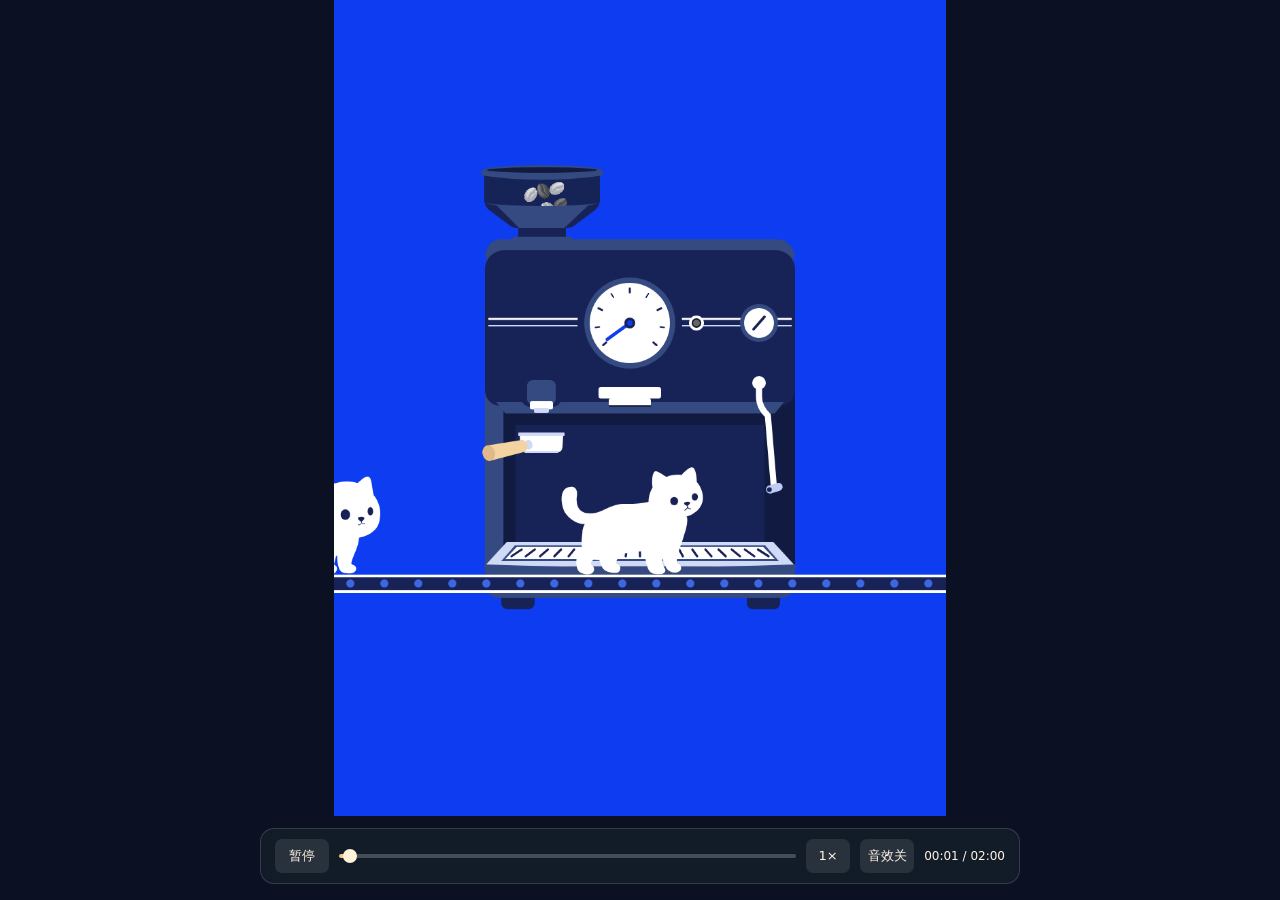
<file: index.html>
<!doctype html>
<html lang="zh-CN">
<head>
  <meta charset="utf-8">
  <meta name="viewport" content="width=device-width, initial-scale=1">
  <meta name="theme-color" content="#0E3CF1">
  <title>小猫加工厂</title>
  <link rel="stylesheet" href="style.css">
</head>
<body>
  <main id="stage" aria-label="小猫加工厂，空格暂停或继续，R 键重新播放"></main>
  <div id="play-controls" class="playback" role="group" aria-label="动画播放控制">
    <button id="play-toggle" type="button" disabled>暂停</button>
    <input id="play-progress" type="range" min="0" max="120" step="0.05" value="0" aria-label="动画进度" disabled>
    <button id="play-speed" type="button" aria-label="播放速度 1 倍，点击切换" title="切换倍速：0.5 / 1 / 1.5 / 2 / 3" disabled>1×</button>
    <button id="play-sound" type="button" aria-pressed="false" aria-label="开启音效">音效关</button>
    <output id="play-time" for="play-progress" aria-live="off">00:00 / 02:00</output>
  </div>
  <img id="coffee-bean-art" src="assets/coffee-bean.png" hidden alt="">
  <noscript>请启用 JavaScript 观看小猫加工厂。</noscript>
  <script src="vendor/p5.min.js"></script>
  <script src="timeline.js"></script>
  <script src="cat.js"></script>
  <script src="assets/audio/clips.js"></script>
  <script src="sound.js"></script>
  <script src="scene.js"></script>
</body>
</html>
</file>
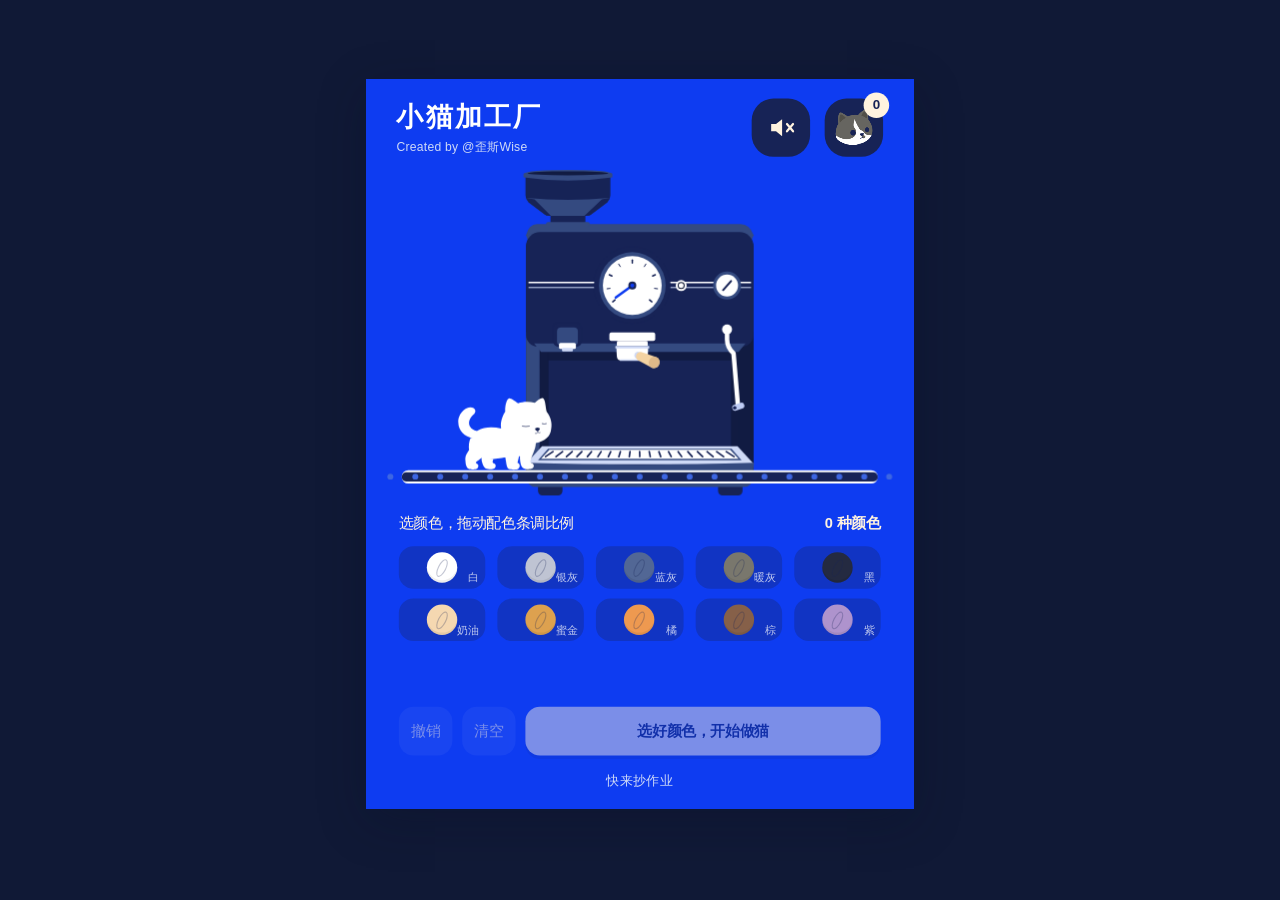
<file: 游戏/index.html>
<!doctype html>
<html lang="zh-CN">
<head>
  <meta charset="utf-8">
  <meta name="viewport" content="width=device-width, initial-scale=1, viewport-fit=cover">
  <meta name="theme-color" content="#0E3CF1">
  <title>小猫加工厂 · 调一只你的猫</title>
  <link rel="stylesheet" href="style.css">
</head>
<body>
  <main id="game-shell">
    <div id="factory-viewport"><section id="factory" aria-label="小猫加工厂">
      <canvas id="factory-art" width="900" height="1200" aria-label="咖啡机与等待加工的白猫"></canvas>
      <header class="game-header">
        <div><h1>小猫加工厂</h1><p class="author-credit">Created by @歪斯Wise</p></div>
        <button id="collection-open" class="collection-button" aria-label="打开猫咪收藏夹">
          <canvas id="collection-face" width="144" height="144" aria-hidden="true"></canvas>
          <span id="collection-count">0</span>
        </button>
      </header>
      <button id="audio" class="game-audio" aria-pressed="false" aria-label="开启游戏音效">
        <svg viewBox="0 0 24 24" aria-hidden="true" focusable="false"><path d="M4 9h4l5-4v14l-5-4H4Z" fill="currentColor"/><g fill="none" stroke="currentColor" stroke-width="1.8" stroke-linecap="round"><path class="audio-on" d="M16 8a6 6 0 0 1 0 8M19 5a10 10 0 0 1 0 14"/><path class="audio-off" d="m17 9 5 6m0-6-5 6"/></g></svg>
      </button>
      <section id="mix-panel" class="mix-panel" aria-label="豆子色盘">
        <div class="mix-heading"><span id="mix-label">选颜色，拖动配色条调比例</span><strong id="bean-count">0 种颜色</strong></div>
        <div id="palette" class="palette"></div>
        <div id="ratio-controls" class="ratio-controls" aria-label="颜色比例"></div>
        <div class="mix-actions"><button id="undo" class="quiet">撤销</button><button id="clear" class="quiet">清空</button><button id="start" class="primary" disabled>选好颜色，开始做猫</button></div>
        <div class="recipe-links"><button id="recipes-open" class="recipe-tip">快来抄作业</button></div>
      </section>
      <section id="making-panel" class="making-panel" hidden>
        <div id="batch-colors" class="batch-colors"></div>
        <button id="result-open" class="primary" hidden>查看猫卡</button>
        <button id="next-batch" class="quiet" hidden>再做一只</button>
      </section>

  <section id="recipes-modal" class="overlay" role="dialog" aria-modal="true" aria-labelledby="recipes-title" hidden>
    <div class="collection-sheet"><header><div><h2 id="recipes-title">配方本</h2></div><button id="recipes-close" class="close" aria-label="关闭配方本">×</button></header>
    <div id="recipe-list" class="recipe-list"></div></div>
  </section>
  <section id="collection" class="overlay" role="dialog" aria-modal="true" aria-labelledby="collection-title" hidden>
    <div class="collection-sheet"><header><div><h2 id="collection-title">猫咪收藏夹</h2></div><button id="collection-close" class="close" aria-label="关闭收藏夹">×</button></header>
      <p id="collection-summary"></p><div id="puck-grid" class="puck-grid"></div><p id="empty-collection">还没有猫饼。<br>调好第一杯颜色，就能带一只回家。</p>
      <nav class="page-nav" aria-label="收藏翻页"><button id="prev-page" class="quiet">上一页</button><span id="page-label">1 / 1</span><button id="next-page" class="quiet">下一页</button></nav>
      <button id="retry-storage" class="quiet" hidden>重试保存收藏</button>
      <p id="storage-note" class="storage-note" hidden></p>
    </div>
  </section>
  <section id="card-modal" class="overlay card-overlay" role="dialog" aria-modal="true" aria-labelledby="card-heading" hidden>
    <div class="card-sheet"><h2 id="card-heading" class="visually-hidden">你的新朋友</h2>
      <div class="card-frame"><canvas id="cat-card" width="900" height="1200" aria-label="猫咪收藏卡"></canvas><button id="card-close" class="close" aria-label="关闭猫卡">×</button></div>
      <div class="card-actions"><button id="save-card" class="primary">保存猫卡</button><button id="card-next" class="secondary">再做一只</button></div>
      <p id="save-status" aria-live="polite"></p>
    </div>
  </section>
    </section></div>
    <div id="game-controls" class="playback" hidden role="group" aria-label="制作过程播放控制">
      <button id="pause" disabled>暂停</button><input id="progress" type="range" min="0" max="8" step="0.01" value="0" aria-label="制作进度" disabled>
      <button id="replay" disabled>重播</button><button id="speed">1×</button><output id="clock">00:00 / 00:08</output>
    </div>
  </main>
  <div id="toast" role="status" aria-live="polite"></div>
  <img id="coffee-bean-art" src="../assets/coffee-bean.png" alt="" hidden>
  <script src="../timeline.js"></script><script src="rules.js"></script><script src="custom-art.js"></script><script src="../cat.js"></script>
  <script src="../assets/audio/clips.js"></script><script src="../sound.js"></script><script src="../scene.js"></script>
  <script src="storage.js"></script><script src="collection-motion.js"></script><script src="game.js"></script>
</body>
</html>
</file>
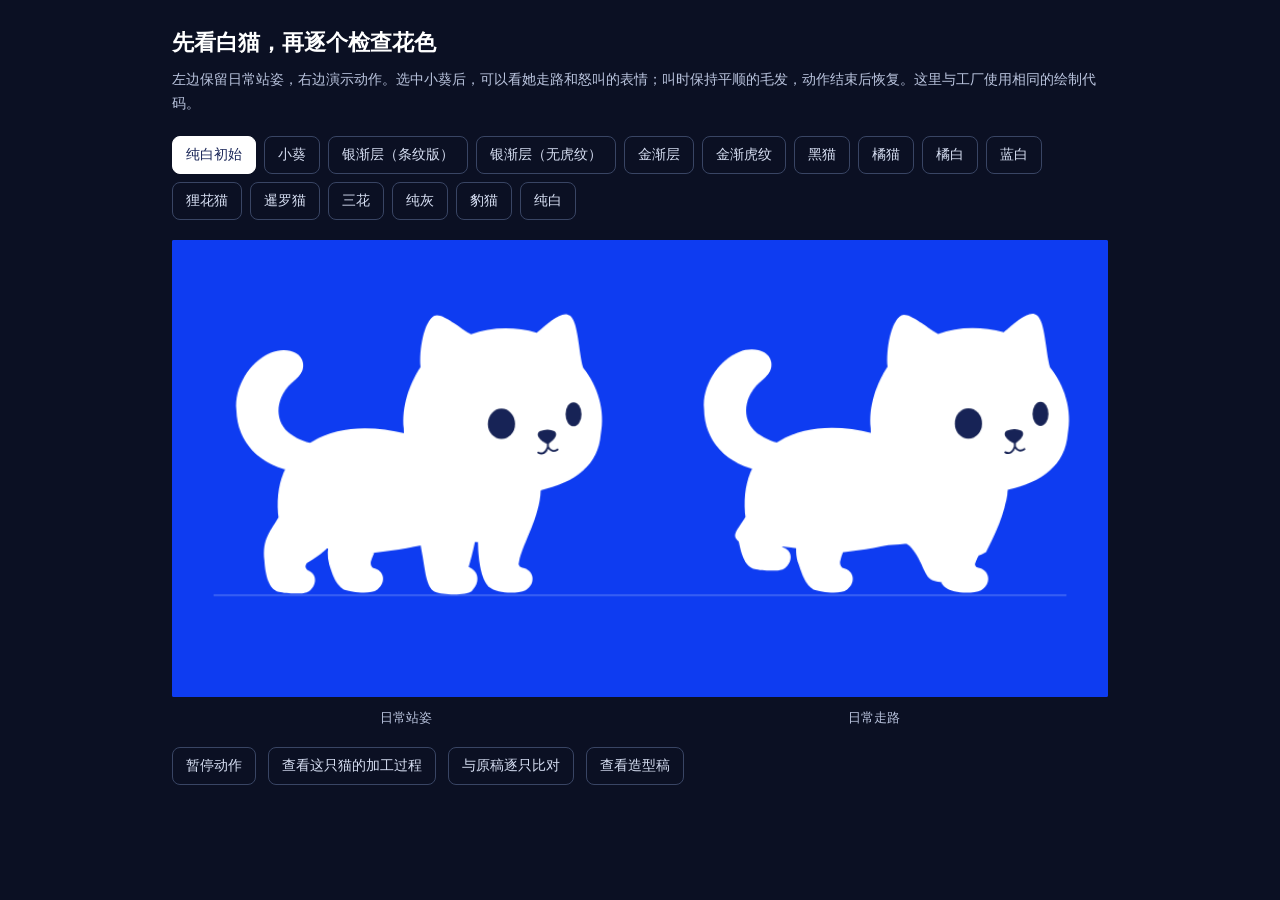
<file: cat-review.html>
<!doctype html>
<html lang="zh-CN">
<head>
<meta charset="utf-8">
<meta name="viewport" content="width=device-width, initial-scale=1">
<title>小猫形态检查</title>
<style>
*{box-sizing:border-box}body{margin:0;background:#0b1023;color:#fff;font-family:system-ui,sans-serif}main{max-width:980px;margin:auto;padding:28px 22px}h1{font-size:22px;font-weight:600;margin:0 0 10px}p{color:#bbc5df;font-size:14px;line-height:1.7;margin:8px 0 18px}nav{display:flex;flex-wrap:wrap;gap:8px;margin:20px 0}button,a{font:inherit;font-size:14px;border:1px solid #394564;border-radius:8px;padding:9px 13px;color:#d6def2;background:transparent;text-decoration:none;cursor:pointer}button[aria-pressed="true"]{background:#fff;color:#172356;border-color:#fff}canvas{display:block;width:100%;height:auto;background:#0e3cf1;border-radius:2px}footer{display:flex;gap:12px;margin-top:20px;flex-wrap:wrap}.legend{display:flex;justify-content:space-around;color:#bbc5df;font-size:13px;margin:12px 0}a:hover,button:hover{border-color:#bacbff}button:focus-visible,a:focus-visible{outline:2px solid white;outline-offset:3px}
</style>
<style>[hidden]{display:none!important}#actions{margin:0 0 16px}</style>
</head>
<body>
<main>
<h1>先看白猫，再逐个检查花色</h1>
<p>左边保留日常站姿，右边演示动作。选中小葵后，可以看她走路和怒叫的表情；叫时保持平顺的毛发，动作结束后恢复。这里与工厂使用相同的绘制代码。</p>
<nav id="choices" aria-label="选择猫咪花色"></nav>
<nav id="actions" aria-label="选择小葵的动作" hidden></nav>
<canvas id="cats" width="900" height="440" role="img" aria-label="白猫站立和行走对照"></canvas>
<div class="legend"><span>日常站姿</span><span id="action-label">日常走路</span></div>
<footer><button id="pause">暂停动作</button><a id="factory-link" href="index.html">查看这只猫的加工过程</a><a id="art-comparison" href="review/逐只比对.html">与原稿逐只比对</a><a id="character-reference" href="美术审核/分镜与造型/圆头造型参考.png">查看造型稿</a></footer>
</main>
<script src="timeline.js"></script><script src="cat.js"></script><script src="cat-review.js"></script>
</body>
</html>
</file>
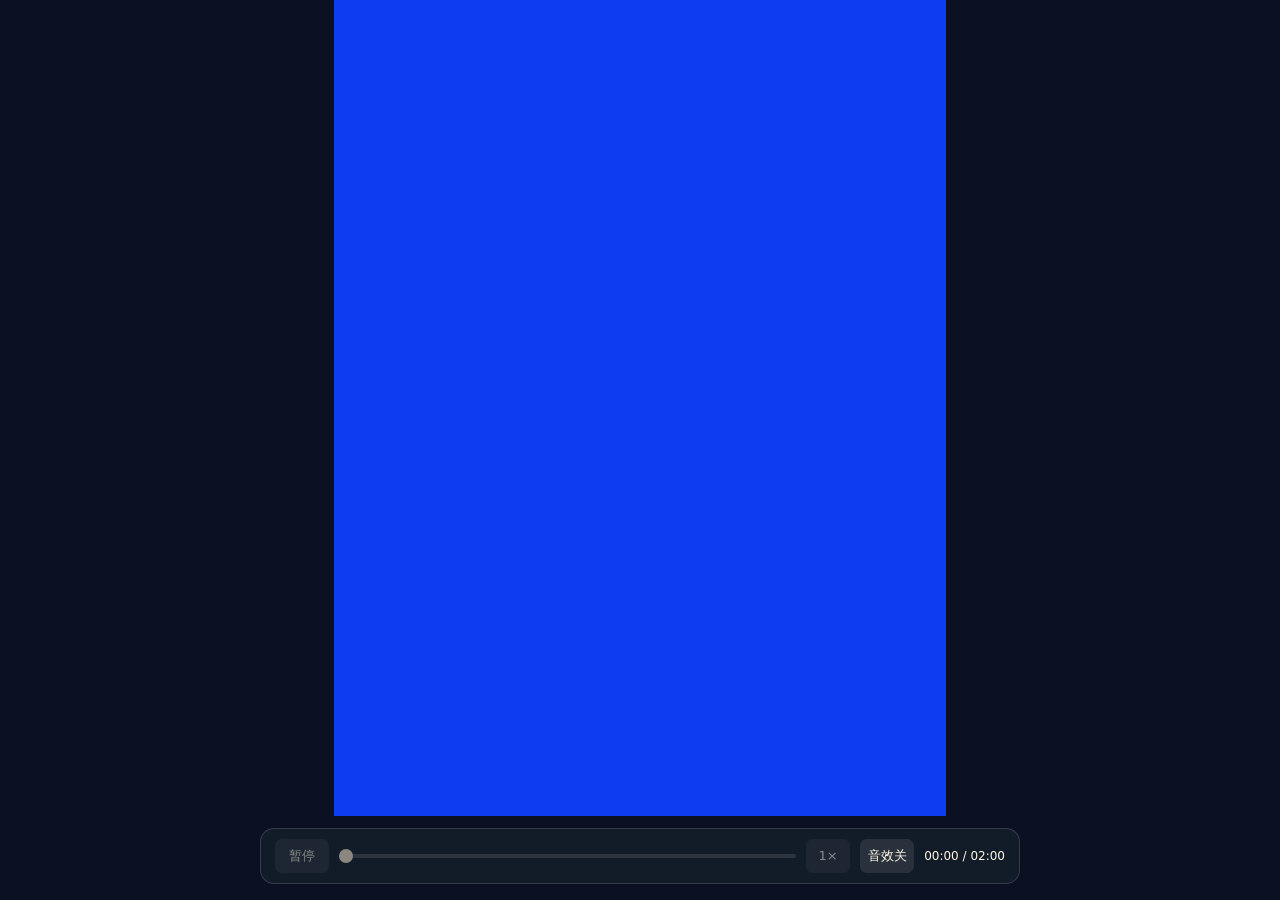
<file: 小葵.html>
<!doctype html>
<html lang="zh-CN">
<head>
  <meta charset="utf-8">
  <meta name="viewport" content="width=device-width,initial-scale=1">
  <meta http-equiv="refresh" content="0;url=index.html?cat=xiaokui">
  <title>小葵 · 小猫加工厂</title>
  <style>body{margin:2rem;background:#0e3cf1;color:white;font-family:system-ui}a{color:inherit}</style>
</head>
<body><a href="index.html?cat=xiaokui">进入小葵的加工过程</a></body>
</html>
</file>
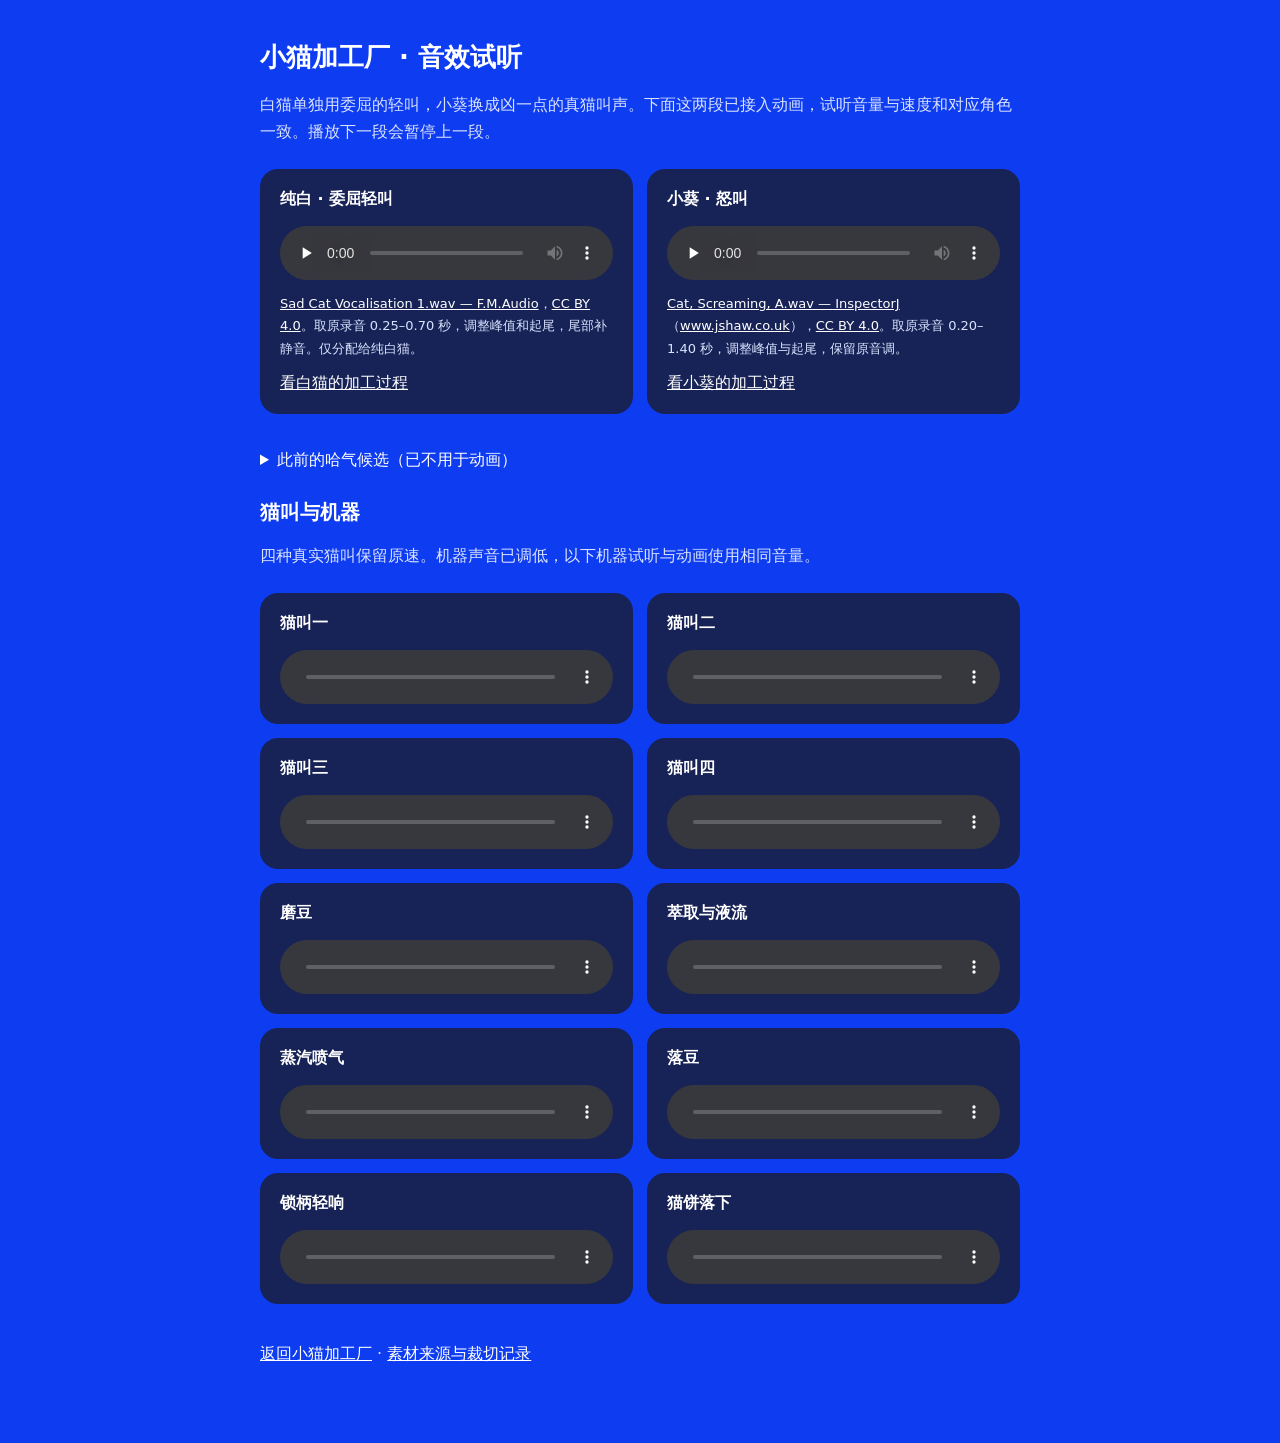
<file: 音效试听.html>
<!doctype html>
<html lang="zh-CN">
<head>
  <meta charset="utf-8">
  <meta name="viewport" content="width=device-width, initial-scale=1">
  <title>小猫加工厂 · 音效试听</title>
  <style>
    :root{color-scheme:dark;font-family:system-ui,sans-serif;background:#0e3cf1;color:white}
    body{max-width:760px;margin:0 auto;padding:40px 24px 60px}h1{font-size:26px;margin:0 0 12px}
    p{line-height:1.7;color:#d9e2ff}a{color:white}.grid{display:grid;grid-template-columns:repeat(2,minmax(0,1fr));gap:14px;margin:24px 0 36px}
    article{background:#172356;padding:20px;border-radius:18px}h2{font-size:20px;margin:28px 0 12px}h3{font-size:16px;margin:0 0 16px}article p{font-size:13px}audio{display:block;width:100%}
    @media(max-width:560px){.grid{grid-template-columns:1fr}body{padding:28px 18px}}
  </style>
</head>
<body>
  <h1>小猫加工厂 · 音效试听</h1>
  <p>白猫单独用委屈的轻叫，小葵换成凶一点的真猫叫声。下面这两段已接入动画，试听音量与速度和对应角色一致。播放下一段会暂停上一段。</p>
  <main>
    <section class="grid" aria-label="白猫与小葵的新叫声">
      <article><h3>纯白 · 委屈轻叫</h3><audio aria-label="白猫委屈轻叫" controls preload="none" src="assets/audio/clips/meow-white.wav" data-gain="0.43" data-pitch="0.98"></audio><p><a href="https://freesound.org/people/F.M.Audio/sounds/583390/">Sad Cat Vocalisation 1.wav — F.M.Audio</a>，<a href="https://creativecommons.org/licenses/by/4.0/">CC BY 4.0</a>。取原录音 0.25–0.70 秒，调整峰值和起尾，尾部补静音。仅分配给纯白猫。</p><a href="index.html?cat=white">看白猫的加工过程</a></article>
      <article><h3>小葵 · 怒叫</h3><audio aria-label="小葵真猫怒叫" controls preload="none" src="assets/audio/clips/angry.wav" data-gain="0.58"></audio><p><a href="https://freesound.org/people/InspectorJ/sounds/415209/">Cat, Screaming, A.wav — InspectorJ</a>（<a href="https://www.jshaw.co.uk/">www.jshaw.co.uk</a>），<a href="https://creativecommons.org/licenses/by/4.0/">CC BY 4.0</a>。取原录音 0.20–1.40 秒，调整峰值与起尾，保留原音调。</p><a href="index.html?cat=xiaokui">看小葵的加工过程</a></article>
    </section>
    <details>
    <summary>此前的哈气候选（已不用于动画）</summary>
    <section class="grid" aria-label="猫哈气候选">
      <article><h3>候选一 · 家猫之间的哈气</h3><audio aria-label="候选一家猫哈气" controls preload="none" src="assets/audio/candidates/hiss-patchy.wav" data-gain="0.68"></audio><p>约 0.85 秒，保留短版完整起尾。<a href="https://freesound.org/people/AUDACITIER/sounds/634663/">AUDACITIER 的短版</a>，<a href="https://creativecommons.org/licenses/by/4.0/">CC BY 4.0</a>；<a href="https://freesound.org/people/patchytherat/sounds/532225/">原录音 patchytherat</a>，CC0。已调整峰值、淡入淡出。</p></article>
      <article><h3>候选二 · 家猫单次哈气</h3><audio aria-label="候选二家猫哈气" controls preload="none" src="assets/audio/candidates/hiss-aunrea.wav" data-gain="0.68"></audio><p>约 0.67 秒，保留完整录音。<a href="https://freesound.org/people/aunrea/sounds/485952/">aunrea 的家猫录音</a>，CC0；此前动画使用过它的短剪。</p></article>
      <article><h3>候选三 · 对玩具哈气</h3><audio aria-label="候选三猫对玩具哈气" controls preload="none" src="assets/audio/candidates/hiss-lucy.wav" data-gain="0.68"></audio><p>3.40 秒的较长段落。<a href="https://freesound.org/people/egovind/sounds/725181/">egovind 录下的猫 Lucy</a>，CC0。取原录音 6.1–9.5 秒，仅供比较，尚未接入动画。</p></article>
      <article><h3>历史版本 · 小葵哈气短剪</h3><audio aria-label="历史小葵哈气短剪" controls preload="none" src="assets/audio/clips/hiss.wav" data-gain="0.68"></audio><p>来自候选二，取 0.04–0.30 秒，尾部补静音。已经由上方怒叫替换。</p></article>
    </section>
    </details>
    <h2>猫叫与机器</h2>
    <p>四种真实猫叫保留原速。机器声音已调低，以下机器试听与动画使用相同音量。</p>
    <section class="grid" aria-label="猫叫与机器音效">
      <article><h3>猫叫一</h3><audio aria-label="猫叫一" controls preload="none" src="assets/audio/clips/meow.wav" data-gain="0.68"></audio></article>
      <article><h3>猫叫二</h3><audio aria-label="猫叫二" controls preload="none" src="assets/audio/clips/meow-soft.wav" data-gain="0.68"></audio></article>
      <article><h3>猫叫三</h3><audio aria-label="猫叫三" controls preload="none" src="assets/audio/clips/meow-bright.wav" data-gain="0.68"></audio></article>
      <article><h3>猫叫四</h3><audio aria-label="猫叫四" controls preload="none" src="assets/audio/clips/meow-low.wav" data-gain="0.68"></audio></article>
      <article><h3>磨豆</h3><audio aria-label="磨豆" controls preload="none" src="assets/audio/clips/grind.wav" data-gain="0.126"></audio></article>
      <article><h3>萃取与液流</h3><audio aria-label="萃取与液流" controls preload="none" src="assets/audio/clips/brew.wav" data-gain="0.108"></audio></article>
      <article><h3>蒸汽喷气</h3><audio aria-label="蒸汽喷气" controls preload="none" src="assets/audio/clips/steam.wav" data-gain="0.1035"></audio></article>
      <article><h3>落豆</h3><audio aria-label="落豆" controls preload="none" src="assets/audio/clips/beans.wav" data-gain="0.081"></audio></article>
      <article><h3>锁柄轻响</h3><audio aria-label="锁柄轻响" controls preload="none" src="assets/audio/clips/latch.wav" data-gain="0.099"></audio></article>
      <article><h3>猫饼落下</h3><audio aria-label="猫饼落下" controls preload="none" src="assets/audio/clips/land.wav" data-gain="0.081"></audio></article>
    </section>
  </main>
  <p><a href="index.html">返回小猫加工厂</a> · <a href="assets/audio/素材来源.md">素材来源与裁切记录</a></p>
  <script>
    const players = [...document.querySelectorAll('audio')];
    for (const player of players) {
      player.volume = Number(player.dataset.gain) * .72;
      player.defaultPlaybackRate = player.playbackRate = Number(player.dataset.pitch || 1);
      player.preservesPitch = false;
      player.addEventListener('play', () => {
        for (const other of players) if (other !== player) other.pause();
      });
    }
    document.addEventListener('visibilitychange', () => {
      if (document.hidden) for (const player of players) player.pause();
    });
    window.addEventListener('pagehide', () => { for (const player of players) player.pause(); });
  </script>
</body>
</html>
</file>
<file: style.css>
:root {
  color-scheme: dark; background: #0B1023;
  --playback-space: max(84px, calc(env(safe-area-inset-bottom, 0px) + 68px));
}
* { box-sizing: border-box; }
html, body { margin: 0; width: 100%; height: 100%; overflow: hidden; }
body { display: flex; align-items: center; justify-content: center; background: #0B1023; padding-bottom: var(--playback-space); }
/* Both dimensions are explicit; p5's intrinsic canvas height cannot stretch the stage. */
#stage {
  position: relative; flex: none; overflow: hidden; background: #0E3CF1;
  width: min(100vw, calc((100vh - var(--playback-space)) * .75));
  height: min(calc(100vh - var(--playback-space)), 133.333333vw);
  width: min(100vw, calc((100dvh - var(--playback-space)) * .75));
  height: min(calc(100dvh - var(--playback-space)), 133.333333vw);
  aspect-ratio: 3 / 4;
}
canvas { position: absolute; inset: 0; display: block; width: 100% !important; height: 100% !important; outline: none; }
noscript { position: fixed; color: white; font: 16px sans-serif; }
.playback {
  position: fixed; z-index: 2; left: 50%; bottom: max(16px, env(safe-area-inset-bottom));
  transform: translateX(-50%); width: min(760px, calc(100% - 28px));
  display: flex; align-items: center; gap: 10px; padding: 10px 14px;
  border: 1px solid #ffffff26; border-radius: 14px;
  background: #15202bc9; backdrop-filter: blur(12px); -webkit-backdrop-filter: blur(12px);
  color: #fff5e5; font: 13px/1.4 system-ui, sans-serif; transition: opacity .18s ease;
}
.playback.is-hidden:not(:focus-within) { opacity: 0; pointer-events: none; }
.playback button { flex: 0 0 54px; min-height: 34px; padding: 7px 0; border: 0; border-radius: 7px;
  background: #ffffff18; color: inherit; font: inherit; cursor: pointer; }
.playback button:hover { background: #ffffff2b; }
.playback button:disabled, .playback input:disabled { opacity: .5; cursor: default; }
.playback #play-speed { flex-basis: 44px; }
.playback input { --progress: 0%; flex: 1; min-width: 0; margin: 0; height: 34px;
  appearance: none; -webkit-appearance: none; background: transparent; cursor: pointer; touch-action: none; }
.playback input::-webkit-slider-runnable-track { height: 4px; border-radius: 4px;
  background: linear-gradient(to right, #f3c680 var(--progress), #ffffff38 var(--progress)); }
.playback input::-webkit-slider-thumb { appearance: none; -webkit-appearance: none;
  width: 14px; height: 14px; margin-top: -5px; border-radius: 50%; background: #fff2d9; }
.playback input::-moz-range-track { height: 4px; border-radius: 4px; background: #ffffff38; }
.playback input::-moz-range-progress { height: 4px; background: #f3c680; }
.playback input::-moz-range-thumb { width: 14px; height: 14px; border: 0; border-radius: 50%; background: #fff2d9; }
.playback :focus-visible { outline: 2px solid #f3c680; outline-offset: 3px; }
.playback output { white-space: nowrap; font-size: 12px; font-variant-numeric: tabular-nums; }
@media (max-width: 420px) {
  .playback { gap: 7px; padding: 8px; }
  .playback button { flex-basis: 42px; }
  .playback #play-speed { flex-basis: 36px; }
  .playback output { font-size: 10px; }
}
@media (prefers-reduced-motion: reduce) { .playback { transition: none; } }

.playback #play-sound { flex-basis: 54px; }
.playback #play-sound[aria-pressed="true"] { background: #f3c680; color: #172356; }
@media (max-width: 420px) { .playback #play-sound { flex-basis: 42px; font-size: 11px; } }
</file>
<file: 游戏/style.css>
:root{color-scheme:light;font-family:-apple-system,BlinkMacSystemFont,'PingFang SC','Microsoft YaHei',sans-serif;color:#fff;background:#0E3CF1;--navy:#172356;--cream:#FFF3DF}
*{box-sizing:border-box}body{margin:0;min-height:100vh;padding:12px 12px 24px;padding-top:calc(12px + env(safe-area-inset-top,0px));padding-bottom:calc(24px + env(safe-area-inset-bottom,0px))}button,input{font:inherit}button{cursor:pointer;border:0;touch-action:manipulation}button:disabled{cursor:default;opacity:.45}button:focus-visible,input:focus-visible{outline:3px solid #F9CD77;outline-offset:3px}[hidden]{display:none!important}h1,h2,p{margin:0}button{transition:transform .12s,background .12s}button:active:not(:disabled){transform:scale(.96)}
#game-shell{max-width:580px;margin:0 auto}#factory{position:relative;width:100%;aspect-ratio:3/4;isolation:isolate}#factory-art{position:absolute;width:100%;height:100%;left:0;top:0}.game-header{position:absolute;top:16px;left:22px;right:22px;display:flex;align-items:center;justify-content:space-between}.eyebrow{display:block;font-size:10px;letter-spacing:2px;opacity:.65;margin-bottom:5px}h1{font-size:22px;font-weight:650;letter-spacing:2px}.collection-button{position:relative;border-radius:18px;background:#172356;color:var(--cream);width:52px;height:52px;box-shadow:0 4px 0 rgba(17,27,66,.25)}.collection-button svg{width:35px;height:35px}.collection-button span{position:absolute;right:-5px;top:-5px;min-width:21px;height:21px;background:var(--cream);color:var(--navy);border-radius:20px;font-size:11px;line-height:21px;font-weight:700}
.mix-panel{position:absolute;bottom:10px;left:6%;right:6%;color:var(--cream)}.mix-heading{display:flex;align-items:center;justify-content:space-between;font-size:12px;margin-bottom:10px}.mix-heading strong{font-size:15px;font-variant-numeric:tabular-nums}.palette{display:grid;grid-template-columns:repeat(5,1fr);gap:7px 11px}.swatch{position:relative;height:45px;border-radius:12px;background:rgba(23,35,86,.30);display:flex;align-items:center;justify-content:center;color:white}.swatch .color{width:28px;height:28px;border-radius:50%;background:var(--bean);box-shadow:inset 0 -2px 0 rgba(0,0,0,.07)}.swatch .color::after{content:'';display:block;width:5px;height:14px;border:1.2px solid rgba(23,35,86,.26);border-radius:50%;transform:rotate(27deg);margin:6px auto}.swatch small{position:absolute;bottom:2px;right:5px;font-size:9px;opacity:.72}.swatch b{position:absolute;right:2px;top:-3px;background:var(--cream);color:var(--navy);border-radius:12px;font-size:10px;line-height:17px;min-width:17px}.swatch[aria-pressed=true]{box-shadow:inset 0 0 0 1px rgba(255,255,255,.6);background:rgba(255,255,255,.13)}.mix-actions{display:flex;align-items:center;margin-top:11px}.mix-actions>*+*{margin-left:8px}.primary,.secondary,.quiet{min-height:42px;padding:9px 15px;border-radius:12px;font-size:12px}.primary{background:var(--cream);color:var(--navy);font-weight:700;box-shadow:0 3px 0 rgba(17,27,66,.16)}.mix-actions .primary{flex:1;padding-left:4px;padding-right:4px}.quiet{color:inherit;background:rgba(255,255,255,.10);padding-left:10px;padding-right:10px}.secondary{color:var(--cream);background:var(--navy)}.recipe-tip{background:none;color:#CFDAF7;font-size:10px;width:100%;margin-top:9px;min-height:20px}.making-panel{position:absolute;bottom:54px;left:10%;right:10%;text-align:center}.making-panel button{margin:22px 4px 0}.batch-colors{display:flex;justify-content:center;gap:24px}.batch-colors span{display:flex;flex-direction:column;align-items:center;gap:10px;min-width:88px;font-size:14px;line-height:20px;font-weight:500;white-space:nowrap}.batch-colors i{display:block;width:38px;height:38px;flex-shrink:0;border-radius:50%}
.playback{margin-top:8px;display:flex;align-items:center;flex-wrap:wrap;padding:10px 12px;border:1px solid rgba(255,255,255,.15);border-radius:14px;background:rgba(21,32,43,.79);color:#fff5e5;font-size:12px;transition:opacity .18s}.playback>*+*{margin-left:8px}.playback button{background:rgba(255,255,255,.094);color:inherit;border-radius:7px;min-height:38px;flex:0 0 44px;font-size:11px}.playback input{min-width:0;flex:1;height:38px;accent-color:#f3c680;touch-action:none}.playback output{white-space:nowrap;font-size:10px}.playback.is-hidden{opacity:0;pointer-events:none}#audio[aria-pressed=true]{background:#FFF3DF;color:#172356}
.overlay{position:fixed;z-index:10;inset:0;background:rgba(8,17,55,.62);display:flex;align-items:center;justify-content:center;padding:20px;padding-top:calc(20px + env(safe-area-inset-top,0px));padding-bottom:calc(20px + env(safe-area-inset-bottom,0px));overflow:auto;overscroll-behavior:contain}.collection-sheet{background:#0E3CF1;border:1px solid rgba(255,255,255,.2);border-radius:28px;padding:25px;max-width:590px;width:100%;max-height:100%;overflow:auto;box-shadow:0 20px 100px rgba(0,0,0,.24)}.collection-sheet header,.card-top{display:flex;align-items:center;justify-content:space-between}.collection-sheet h2{font-size:23px}.close{width:44px;height:44px;border-radius:50%;background:rgba(255,255,255,.1);color:inherit;font-size:27px}.collection-sheet header .eyebrow{font-size:9px;letter-spacing:1px}#collection-summary{font-size:12px;opacity:.7;margin:20px 0}.puck-grid{display:grid;grid-template-columns:repeat(5,minmax(0,1fr));gap:22px 5px;min-height:120px}.puck-button{padding:0;border:0;background:none;color:var(--cream);min-height:70px;min-width:0;position:relative}.puck-button canvas{width:100%;height:auto;display:block}.puck-button span{display:block;font-size:10px;white-space:nowrap;overflow:hidden;text-overflow:ellipsis;margin-top:4px}.puck-button small{position:absolute;right:0;top:0;font-size:9px;background:#172356;padding:3px 5px;border-radius:10px}.page-nav{display:flex;justify-content:space-between;align-items:center;margin-top:28px;font-size:12px}.storage-note{font-size:10px;line-height:1.8;opacity:.62;margin-top:20px}.storage-note.warning{color:#F9CD77;opacity:1}#empty-collection{text-align:center;font-size:14px;line-height:2;padding:22px 0}
.card-overlay{z-index:20}.card-sheet{width:370px;width:min(370px,calc((100vh - 160px - env(safe-area-inset-top,0px) - env(safe-area-inset-bottom,0px)) * .75));max-width:100%;display:flex;flex-direction:column;align-items:stretch;flex-shrink:0}.card-frame{position:relative;width:100%;aspect-ratio:3/4}#cat-card{display:block;width:100%;height:auto;aspect-ratio:3/4;border-radius:18px;box-shadow:0 14px 60px rgba(0,0,0,.24)}#card-close{position:absolute;top:6px;right:6px;width:32px;height:32px;border-radius:50%;background:#FFF3DF;color:#172356;font-size:25px;line-height:1;display:grid;place-items:center}.visually-hidden{position:absolute;width:1px;height:1px;padding:0;overflow:hidden;clip:rect(0,0,0,0);white-space:nowrap;border:0}.card-actions{display:flex;margin-top:14px;flex-shrink:0}.card-actions button{flex:1}.card-actions button+button{margin-left:10px}#save-status{text-align:center;font-size:11px;line-height:1.5;min-height:0;margin-top:10px}#save-status:empty{display:none}@supports(height:100dvh){.card-sheet{width:min(370px,calc((100dvh - 160px - env(safe-area-inset-top,0px) - env(safe-area-inset-bottom,0px)) * .75))}}#toast{position:fixed;z-index:30;bottom:30px;left:50%;transform:translate(-50%,12px);background:var(--cream);color:var(--navy);border-radius:12px;padding:12px 18px;font-size:12px;max-width:88vw;opacity:0;pointer-events:none;transition:opacity .18s,transform .18s;box-shadow:0 5px 25px rgba(0,0,0,.15)}#toast.visible{opacity:1;transform:translate(-50%,0)}
@media(max-width:720px){.playback input{order:1}.playback #pause{order:0}.playback #clock{order:2}.playback::after{content:'';flex-basis:100%;height:7px;order:3}.playback #replay{order:4;margin-left:0}.playback #speed{order:5}.playback #audio{order:6}}
@media(max-width:420px){body{padding-left:0;padding-right:0;padding-top:0}.game-header{top:14px;left:22px;right:22px}h1{font-size:19px}.game-header .eyebrow{display:none}.collection-button{width:46px;height:46px}.mix-panel{left:5%;right:5%;bottom:0}.mix-heading{margin-bottom:7px}.palette{gap:5px 9px}.swatch{height:38px}.swatch .color{width:25px;height:25px}.swatch .color::after{margin-top:5px}.mix-actions{margin-top:8px}.recipe-tip{margin-top:5px}.playback{margin:12px 14px 0}.collection-sheet{padding:19px 14px}.overlay{padding-left:12px;padding-right:12px}.making-panel{bottom:40px}}
@media(max-width:350px){.swatch{height:33px}.mix-heading{font-size:10px}.primary,.quiet{min-height:38px;font-size:11px}.recipe-tip{font-size:9px;margin-top:2px}.game-header .eyebrow{font-size:8px}}
@media(hover:none),(pointer:coarse){.playback.is-hidden{opacity:1;pointer-events:auto}}
@media(prefers-reduced-motion:reduce){*{transition:none!important}}
@media(min-width:721px){#game-shell{max-width:580px;max-width:min(580px,max(440px,calc((100vh - 140px)*.75)))}}
/* One fixed design frame: UI and artwork scale together at exactly 3:4. */
:root{background:#101936}body{padding:12px 12px 24px;padding-top:calc(12px + env(safe-area-inset-top,0px));padding-bottom:calc(24px + env(safe-area-inset-bottom,0px))}
#game-shell{max-width:none}#factory-viewport{position:relative;overflow:hidden;background:#0E3CF1;box-shadow:0 12px 45px #080f2540}#factory{width:450px;height:600px;aspect-ratio:3/4;transform-origin:top left;overflow:hidden}
.game-header{top:16px;left:25px;right:25px}h1{font-size:22px}.game-header h1{line-height:28px}.author-credit{margin-top:3px;font-size:10px;line-height:14px;color:#CFDAF7;letter-spacing:.2px}.game-header .eyebrow{display:block;font-size:10px}.collection-button{width:48px;height:48px}
/* Keep the palette, ratio area and bottom actions in place as colors change. */
.mix-panel{left:6%;right:6%;top:356px;bottom:12px;display:flex;flex-direction:column}.mix-panel>*{flex-shrink:0}.mix-heading{font-size:12px;line-height:18px;margin-bottom:10px}.mix-heading strong{font-size:12px}.palette{gap:8px 10px}.swatch{height:35px}.swatch .color{width:25px;height:25px}.swatch .color::after{margin-top:5px}.swatch b{font-size:9px;min-width:24px;padding:0 3px}.mix-actions{margin-top:auto}.primary,.quiet{min-height:40px;font-size:12px}
.ratio-controls{height:54px;padding-top:2px}.ratio-labels{display:flex;align-items:center;justify-content:space-between;height:24px;font-size:11px}.ratio-labels>span{display:flex;align-items:center;white-space:nowrap}.ratio-labels button{width:26px;height:28px;background:none;color:#CFDAF7;font-size:19px}.ratio-bar{position:relative;display:flex;height:12px;border-radius:8px;box-shadow:0 0 0 1px #ffffff40;margin:4px 0 0}.ratio-bar>span:first-child{border-radius:8px 0 0 8px}.ratio-bar>span:last-of-type{border-radius:0 8px 8px 0}.ratio-bar>span:only-child{border-radius:8px}.ratio-handle{position:absolute;top:-12px;width:36px;height:36px;padding:0;transform:translateX(-50%);border-radius:12px;background:none;touch-action:none}.ratio-handle::after{content:'';display:block;margin:auto;width:9px;height:28px;background:#FFF3DF;border:2px solid #172356;border-radius:5px;box-shadow:0 2px 5px #17235660}.ratio-handle:active:not(:disabled){transform:translateX(-50%)}
.recipe-links{display:flex;justify-content:center}.recipe-tip{width:auto;margin-top:8px;font-size:11px;min-height:24px;padding:0}.recipe-list{margin-top:16px}.recipe-row{display:flex;align-items:center;justify-content:space-between;gap:10px;padding:14px 0;border-top:1px solid #ffffff26}.recipe-row strong{font-size:14px;font-weight:600}.recipe-row button{white-space:nowrap;font-size:11px;min-height:38px;padding:8px 11px}.recipe-colors{display:flex;flex-wrap:wrap;gap:6px 10px;margin-top:8px;font-size:10px;color:#D8E1FF}.recipe-colors span{display:flex;align-items:center}.recipe-colors i{display:inline-block;width:11px;height:11px;border-radius:50%;margin-right:4px}.playback{margin:12px 0 0}.making-panel{top:432px;bottom:auto;left:6%;right:6%}

/* Center the full game and the card/action group in their available page area. */
body{display:flex;align-items:center;justify-content:center;min-height:100vh;min-height:100dvh}#game-shell{flex-shrink:0}.card-overlay{align-items:center;justify-content:center}

/* Dialogs live inside the same 450 × 600 frame and scale with the game. */
#factory>.overlay{position:absolute;inset:0;padding:18px;overflow:hidden}
#factory .collection-sheet{max-width:100%;max-height:100%;padding:20px;border-radius:24px}
#factory .collection-sheet h2{font-size:22px}
#factory .card-sheet{width:340px;max-width:100%;max-height:100%;overflow:auto}
#factory .card-actions button{min-width:0}
#collection-open{transform:scale(var(--receive-scale,1));box-shadow:0 0 0 var(--receive-ring,0px) #fff3df30;transition:none}

/* Sound and collection icons share the same top row inside the game. */
.game-audio{position:absolute;top:16px;right:85px;width:48px;height:48px;padding:12px;border-radius:18px;background:#172356;color:#FFF3DF;display:flex;align-items:center;justify-content:center}
.game-audio svg{display:block;width:24px;height:24px}.game-audio .audio-on{display:none}.game-audio[aria-pressed=true] .audio-on{display:block}.game-audio[aria-pressed=true] .audio-off{display:none}

.collection-button{padding:6px}.collection-button canvas{display:block;width:36px;height:36px}
</file>
